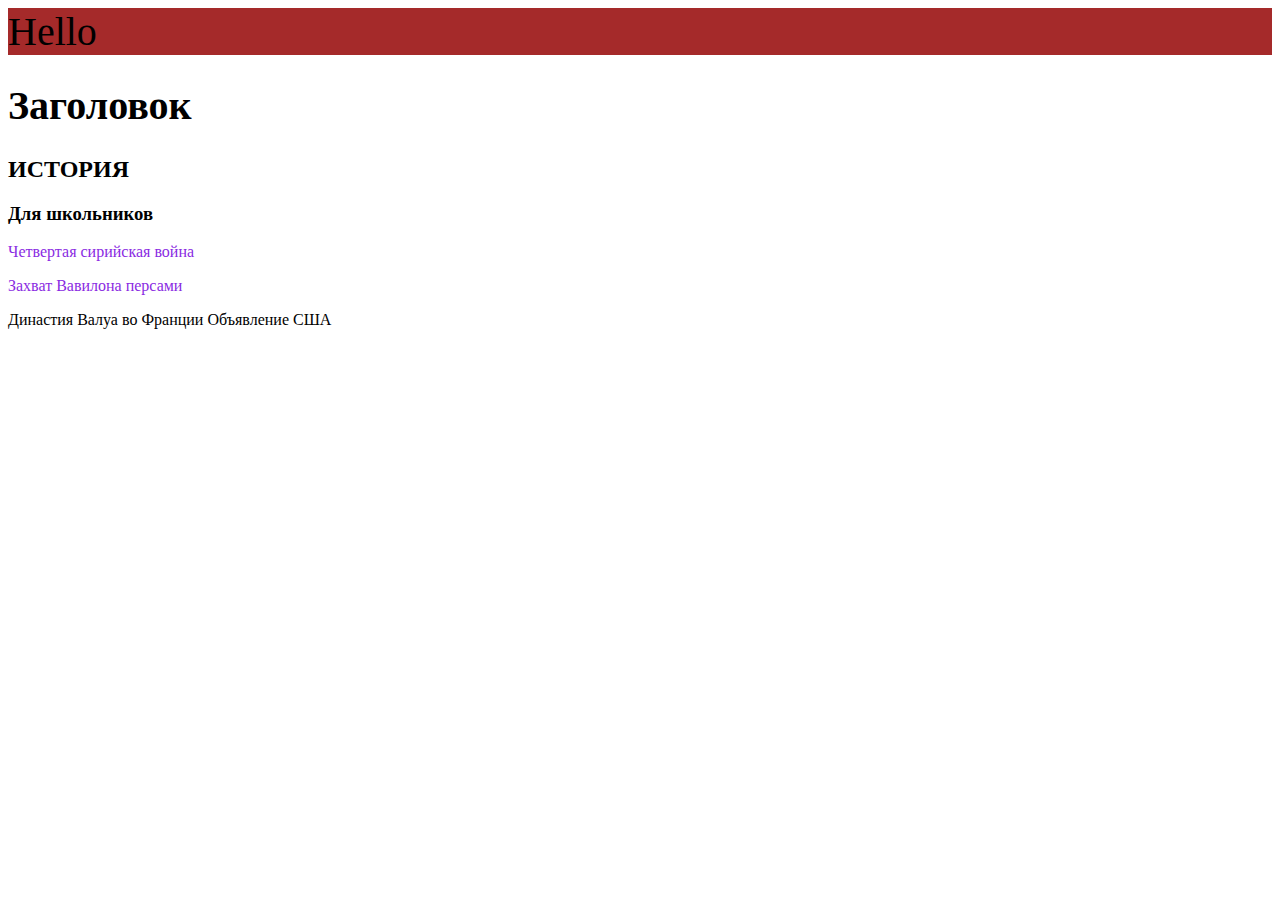
<file: js/index.html>
<!DOCTYPE html>
<html lang="en">
<head>
    <meta charset="UTF-8">
    <meta http-equiv="X-UA-Compatible" content="IE=edge">
    <meta name="viewport" content="width=device-width, initial-scale=1.0">
    <title>Document</title>
    <link rel="stylesheet" href="./main.css">
</head>
<body>
  <div id="first" class="block">Hello</div> 
 <h1 id="second" class="block">Заголовок</h1> 
 <h2>ИСТОРИЯ</h2>
 <h3>Для школьников</h3>
 <p>Четвертая сирийская война</p>
 <p>Захват Вавилона персами</p>
 <span>Династия Валуа во Франции</span>
 <span>Объявление США</span>
 <script src="./main.js"></script>
 <script src="./array.js"></script>
 <script src="./object.js"></script>
 <script src="./practice.js"></script>
 <script src="./calc.js"></script>
</body>
</html>
</file>
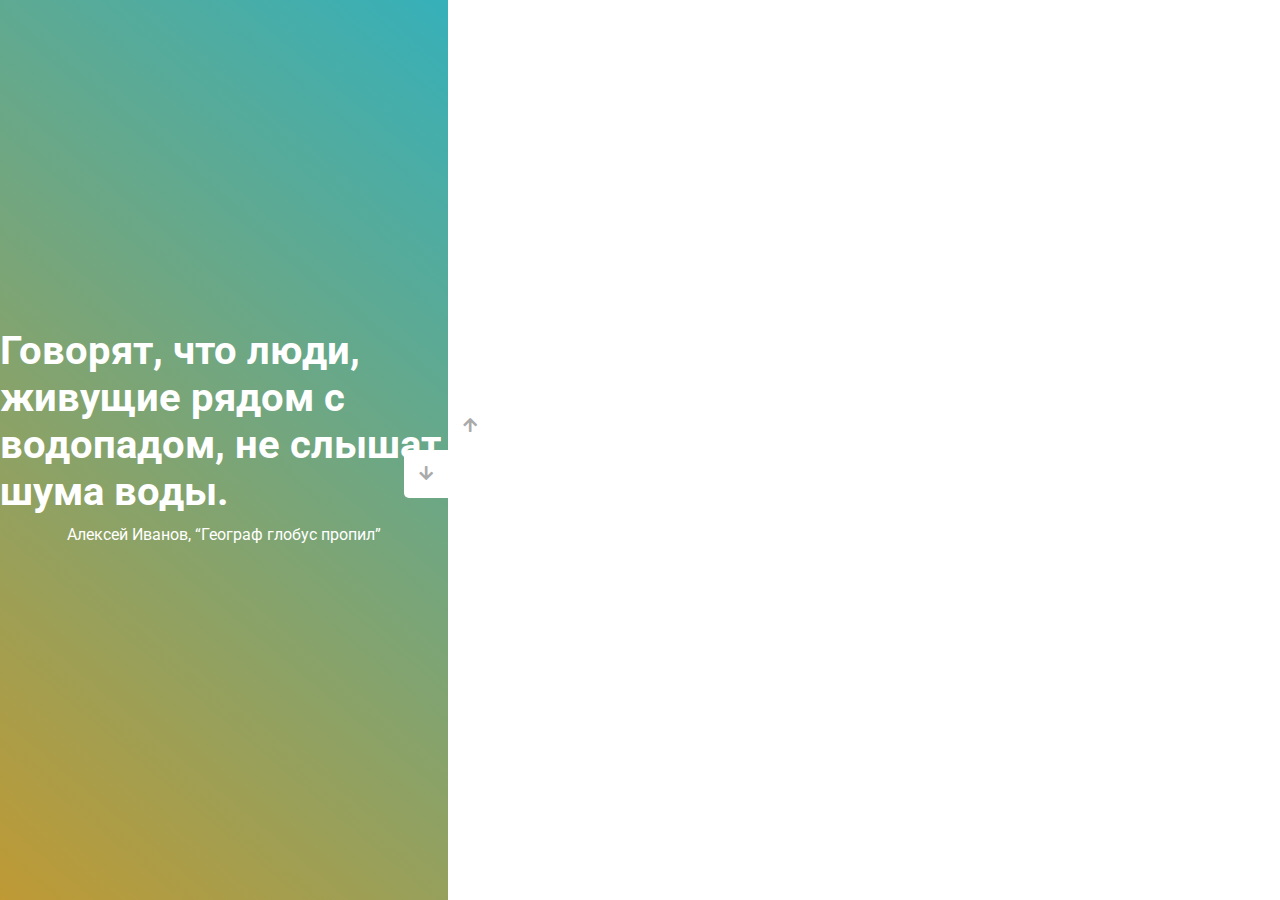
<file: maketnew/index.html>
<!DOCTYPE html>
<html lang="en">
  <head>
    <meta charset="UTF-8" />
    <meta name="viewport" content="width=device-width, initial-scale=1.0" />
    <link
      rel="stylesheet"
      href="https://cdnjs.cloudflare.com/ajax/libs/font-awesome/5.15.1/css/all.min.css"
    />
    <link rel="stylesheet" href="style.css" />
    <title>Слайдер | Проект 3</title>
  </head>
  <body>
    <div class="container">
      <div class="sidebar">
        <div style="background: linear-gradient(229.99deg, #323b3d -15%, #3d4327 50%);">
          <h1> Сначала — водопады, потом — серьга в хоботе, а потом подсядет на ягоды!</h1>
          <p>Любовь, смерть и роботы</p>
        </div>
        <div style="background: linear-gradient(215.32deg, #222725 1%, #344439 95%);">
          <h1>Капля правды обязана стать водопадом.</h1>
          <p>Любовь, смерть и роботы</p>
        </div>
        <div style="background: linear-gradient(221.87deg, #9C9AB8 1%, #ACB2D4 128%);">
          <h1>Без бурных рек не встретится и водопадов.</h1>
          <p>Любовь, смерть и роботы</p>
        </div>
        <div style="background: linear-gradient(220.16deg, #2bb2c4 -8%, #F39102 138%);">
          <h1>Говорят, что люди, живущие рядом с водопадом, не слышат шума воды.</h1>
          <p>Алексей Иванов, “Географ глобус пропил”</p>
        </div>
      </div>
      <div class="main-slide">
        <div
          style="
            background-image: url('https://images.unsplash.com/photo-1606516397986-1eeb79e8c052?ixlib=rb-1.2.1&ixid=MnwxMjA3fDB8MHxwaG90by1wYWdlfHx8fGVufDB8fHx8&auto=format&fit=crop&w=1464&q=80');
          "
        ></div>
        <div
          style="
            background-image: url('https://images.unsplash.com/photo-1506261423908-ea2559c1f24c?ixlib=rb-1.2.1&ixid=MnwxMjA3fDB8MHxwaG90by1wYWdlfHx8fGVufDB8fHx8&auto=format&fit=crop&w=1484&q=80');
          "
        ></div>
        <div
          style="
            background-image: url('https://images.unsplash.com/photo-1577388148647-0e55a1445f4b?ixlib=rb-1.2.1&ixid=MnwxMjA3fDB8MHxwaG90by1wYWdlfHx8fGVufDB8fHx8&auto=format&fit=crop&w=1470&q=80');
          "
        ></div>
        <div
          style="
            background-image: url('https://images.unsplash.com/photo-1508131482539-2b57b21ca1ec?ixlib=rb-1.2.1&ixid=MnwxMjA3fDB8MHxwaG90by1wYWdlfHx8fGVufDB8fHx8&auto=format&fit=crop&w=1074&q=80');
          "
        ></div>
      </div>
      <div class="controls">
        <button class="down-button">
          <i class="fas fa-arrow-down"></i>
        </button>
        <button class="up-button">
          <i class="fas fa-arrow-up"></i>
        </button>
      </div>
    </div>
  <script src="app.js"></script>
  </body>
</html>
</file>
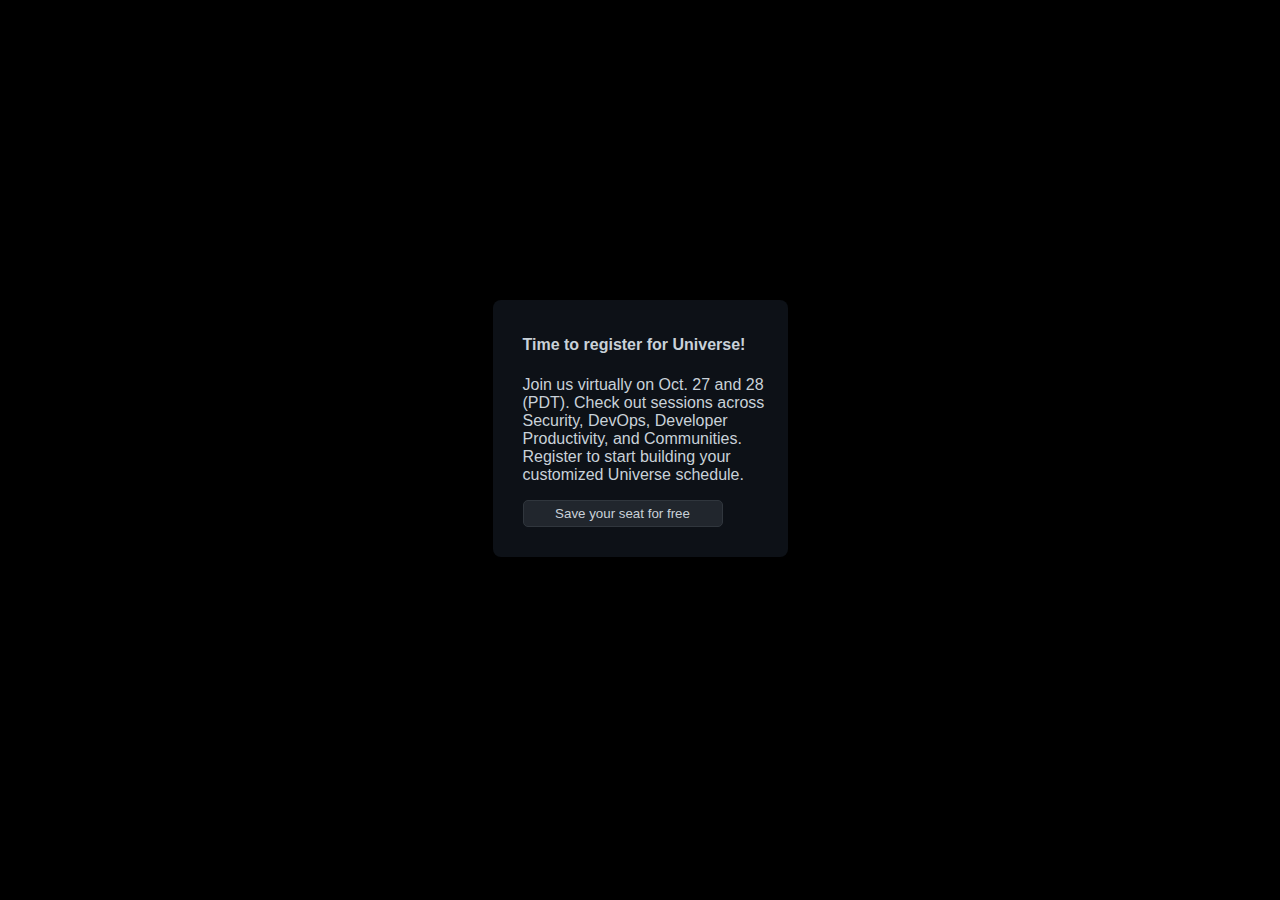
<file: js/practice.html>
<!DOCTYPE html>
<html lang="en">
<head>
    <meta charset="UTF-8">
    <meta http-equiv="X-UA-Compatible" content="IE=edge">
    <meta name="viewport" content="width=device-width, initial-scale=1.0">
    <title>practice</title>
    <link rel="stylesheet" href="./practice.css">
</head>
<body>
  <div class="container">
      <h4 class="Title">Time to register for Universe!</h4>
      <p class="text">Join us virtually <span>on Oct. 27 and 28 (PDT)</span>. Check out sessions across Security, DevOps, Developer Productivity, and Communities. Register to start building your customized Universe schedule.</p>
      <button>Save your seat for free</button>
  </div>  
  <script src="./practice.js"></script>
</body>
</html>
</file>
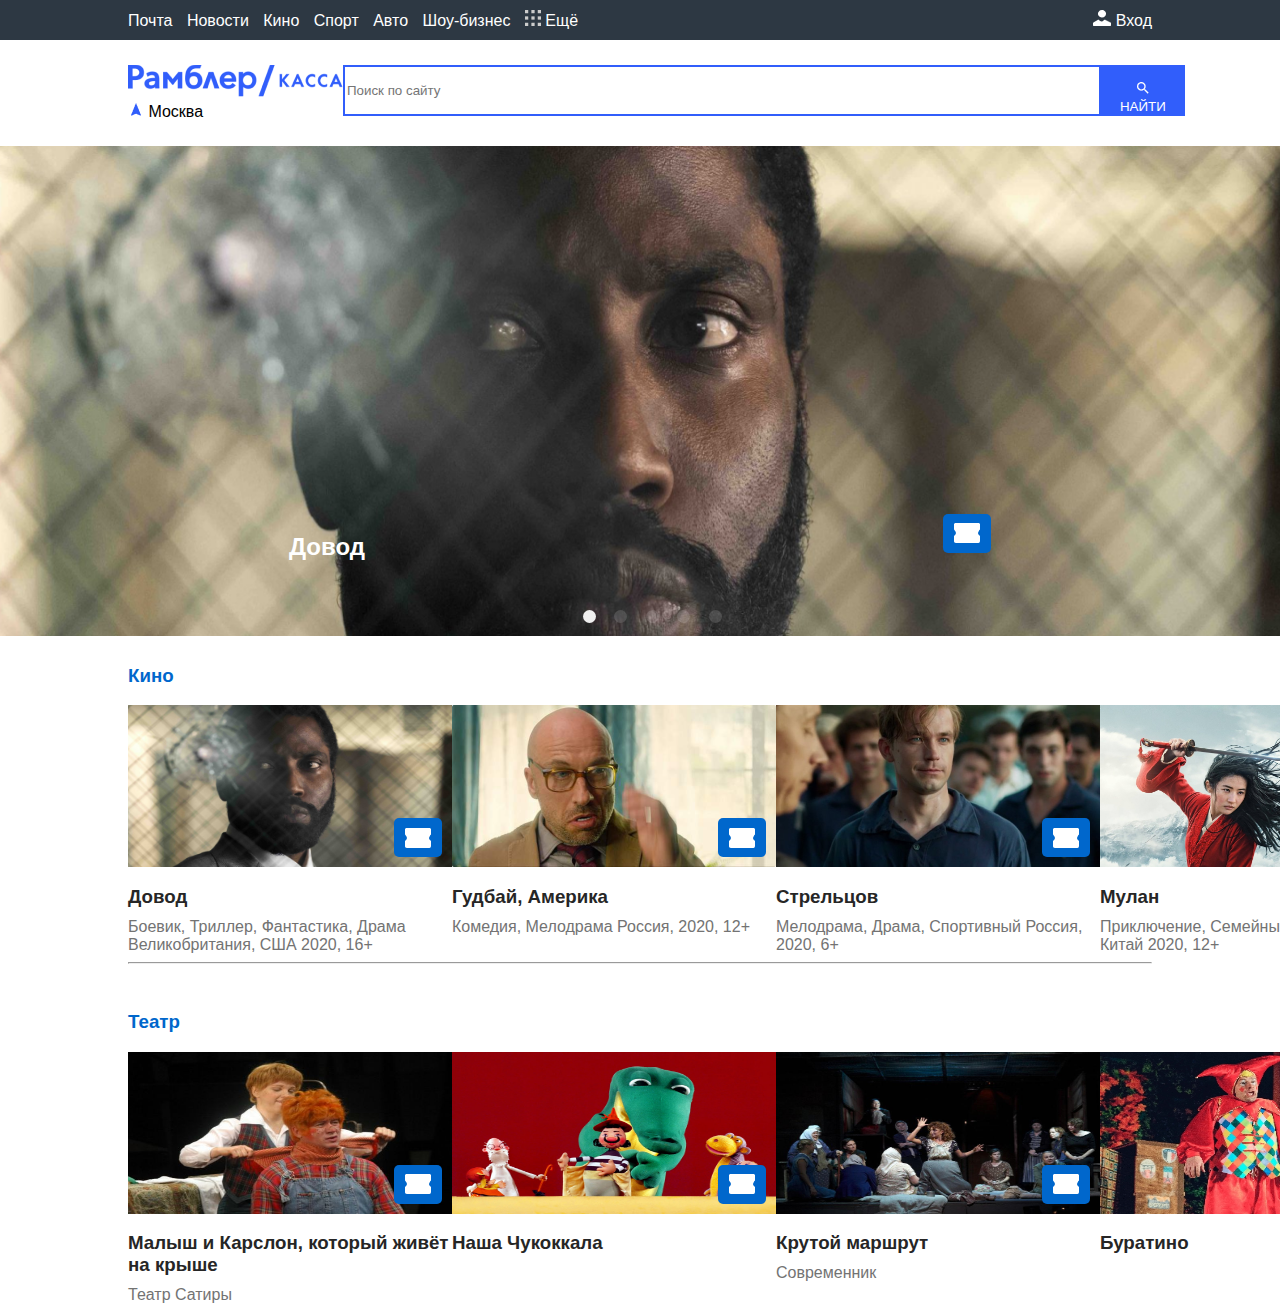
<file: js/newproject/first.html>
<!DOCTYPE html>
<html lang="ru">
<head>
    <meta charset="UTF-8">
    <meta http-equiv="X-UA-Compatible" content="IE=edge">
    <meta name="viewport" content="width=device-width, initial-scale=1.0">
    <title>Rambler Kassa</title>
    <link rel="stylesheet" href="./first.css">
</head>
<body>
    <header>
    <div class="header__links">
    <a href="https://developer.mozilla.org/ru">Почта</a>
    <a href="https://developer.mozilla.org/ru">Новости</a>
    <a href="https://developer.mozilla.org/ru">Кино</a>
    <a href="https://developer.mozilla.org/ru">Спорт</a>
    <a href="https://developer.mozilla.org/ru">Авто</a>
    <a href="https://developer.mozilla.org/ru">Шоу-бизнес</a>
    <a href="https://developer.mozilla.org/ru">
    <img src="./img/more.png"/>
    <span>Ещё</span>
    </a>

        </div>
        <div class="header__profile">
            <a href="https://google.com/">
                <img src="./img/profile.png"/>
                <span>Вход</span>
            </a>
        </div>
    </header>  
    <div class="search">
    <div class="search__logo">
    <img src="./img/rambler.png"/>
    <div class="search__geo">
    <img src="./img/navigation.png">
    <span>Москва</span>
    </div>
    </div>
    <div class="search__bar">
    <input type="text" placeholder="Поиск по сайту">
    <button>
    <img src="./img/search.png">
    <span>НАЙТИ</span>
            </button>
        </div>
    </div>
    <div class="slider">
        <div class="slider__buttons">
            <button class="select select--active" id="select__1"></button>
            <button class="select" id="select__2"></button>
            <button class="select" id="select__3"></button>
            <button class="select" id="select__4"></button>
            <button class="select" id="select__5"></button>
        </div>
        <div class="slider__slide">
            <img src="./img/slider.png" alt="" class="slide__image">
            <div class="slide__content">
                <h2 class="slide__title">Довод</h2>
                <div class="cards__ticket">
                    <img src="./img/ticket.png"/>
                </div>
            </div>
            <div style="width: 100%; height: 75%;"></div>
        </div>
    </div>
    <div class="cards">
        <h3>Кино</h3>
        <div class="cards__list">
            <div class="cards__item">
                <div class="cards__image">
                    <img src="./img/Tenet.png" alt="" class="cards__allimage">
                    <div class="cards__ticket">
                        <img src="./img/ticket.png"/>
                    </div>
                </div>
                <div class="cards__discription">
                    <h3>Довод</h3>
                    <p>Боевик, Триллер, Фантастика, Драма Великобритания, США 2020, 16+ </p>
                </div>
            </div>
            
            <div class="cards__item">
                <div class="cards__image">
                    <img src="./img/america.png" alt="" class="cards__allimage">
                    <div class="cards__ticket">
                        <img src="./img/ticket.png"/>
                    </div>
                </div>
                <div class="cards__discription">
                    <h3>Гудбай, Америка</h3>
                    <p>Комедия, Мелодрама Россия, 2020, 12+ </p>
                </div>
            </div>
            <div class="cards__item">
                <div class="cards__image">
                    <img src="./img/streltsov.png" alt="" class="cards__allimage">
                    <div class="cards__ticket">
                        <img src="./img/ticket.png"/>
                    </div>
                </div>
                <div class="cards__discription">
                    <h3>Стрельцов</h3>
                    <p>Мелодрама, Драма, Спортивный Россия, 2020, 6+ </p>
                </div>
            </div>
            <div class="cards__item">
                <div class="cards__image">
                    <img src="./img/мулан.jpg" alt="" class="cards__allimage">
                    <div class="cards__ticket">
                        <img src="./img/ticket.png"/>
                    </div>
                </div>
                <div class="cards__discription">
                    <h3>Мулан</h3>
                    <p>Приключение, Семейный, Драма США, Китай 2020, 12+</p>
                </div>
            </div>
        </div>

        <hr>

    </div>
    <div class="cards">
        <h3>Театр</h3>
        <div class="cards__list">
            <div class="cards__item">
                <div class="cards__image">
                    <img src="./img/malysh_i_karlson_kotoryj_zhivet_na_kryshe.jpg" alt="" class="cards__allimage">
                    <div class="cards__ticket">
                        <img src="./img/ticket.png"/>
                    </div>
                </div>
                <div class="cards__discription">
                    <h3>Малыш и Карслон, который живёт на крыше</h3>
                    <p>Театр Сатиры</p>
                </div>
            </div>
            <div class="cards__item">
                <div class="cards__image">
                    <img src="./img/чуккола.jpg" alt="" class="cards__allimage">
                    <div class="cards__ticket">
                        <img src="./img/ticket.png"/>
                    </div>
                </div>
                <div class="cards__discription">
                    <h3>Наша Чукоккала</h3>
                </div>
            </div>
            <div class="cards__item">
                <div class="cards__image">
                    <img src="./img/crutoymarshrut.jfif" alt="" class="cards__allimage">
                    <div class="cards__ticket">
                        <img src="./img/ticket.png"/>
                    </div>
                </div>
                <div class="cards__discription">
                    <h3>Крутой маршрут</h3>
                    <p>Современник</p>
                </div>
            </div>
            <div class="cards__item">
                <div class="cards__image">
                    <img src="./img/буратино.jpg" alt="" class="cards__allimage">
                    <div class="cards__ticket">
                        <img src="./img/ticket.png"/>
                    </div>
                </div>
                <div class="cards__discription">
                    <h3>Буратино</h3>  
                </div>
                
            </div>
           
        </div>
    </div>
    <script src="./first.js"></script>
</body>
</html>
</file>
<file: js/main.css>
p{
    color: blueviolet;
}
#first{
  background-color: brown;  
}
.block {
    font-size: 40px;
}
</file>
<file: maketnew/style.css>
@import url('https://fonts.googleapis.com/css?family=Roboto&display=swap');

* {
  box-sizing: border-box;
  margin: 0;
  padding: 0;
}

body {
  font-family: 'Roboto', sans-serif;
  height: 100vh;
}

.container {
  position: relative;
  overflow: hidden;
  width: 100vw;
  height: 100vh;
}

.sidebar {
  height: 100%;
  width: 35%;
  position: absolute;
  top: 0;
  left: 0;
  transition: transform 0.5s ease-in-out;
}

.sidebar > div {
  height: 100%;
  width: 100%;
  display: flex;
  flex-direction: column;
  align-items: center;
  justify-content: center;
  color: #fff;
}

.sidebar h1 {
  font-size: 40px;
  margin-bottom: 10px;
  margin-top: -30px;
}

.main-slide {
  height: 100%;
  position: absolute;
  top: 0;
  left: 35%;
  width: 65%;
  transition: transform 0.5s ease-in-out;
}

.main-slide > div {
  background-repeat: no-repeat;
  background-size: cover;
  background-position: center center;
  height: 100%;
  width: 100%;
}

button {
  background-color: #fff;
  border: none;
  color: #aaa;
  cursor: pointer;
  font-size: 16px;
  padding: 15px;
}

button:hover {
  color: #222;
}

button:focus {
  outline: none;
}

.container .controls button {
  position: absolute;
  left: 35%;
  top: 50%;
  z-index: 100;
}

.container .controls .down-button {
  transform: translateX(-100%);
  border-top-left-radius: 5px;
  border-bottom-left-radius: 5px;
}

.container .controls .up-button {
  transform: translateY(-100%);
  border-top-right-radius: 5px;
  border-bottom-right-radius: 5px;
}
</file>
<file: js/practice.css>
.container{
    background: #0D1117;
    width: 250px;
    border-radius: 8px;
    color: #c9d1d9;
    padding-top: 15px;
    padding-bottom: 30px;
    padding-left: 30px;
    padding-right:15px;
    font-family: sans-serif;
    display: block;
    margin: 300px auto;

    
    
    
}
button{
   color:  #c9d1d9;
   background: #21262d;
   border: 1px solid #30363d;
   border-radius: 5px;
   padding: 5px 10px;
   transition:all 0.2s ease;
   width: 200px;
}
button:hover{
    background: red;
    color: springgreen;
    width: 300px;
}
button:active{
    background: teal;
    color: violet;
}
body{
    background: black;
}
</file>
<file: js/newproject/first.css>
body {
    font-family: sans-serif;
    margin: 0;
    padding: 0;
}
header{
  display: flex;  
  justify-content: space-between;
  background: #2D3843;
  padding: 10px 10%;
  margin-left: -10px;

}
header a{
color: white;
text-decoration: none;
margin-left: 10px;
}
.search{
    display:flex;
    padding: 25px 10%;
    justify-content: space-between;
}
.search__bar{
   display:flex; 
}
.search__bar button{
    background: #315EFB;
    color:white;
    padding: 15px 10px;
    border:none;
    height: 51px;
}
.search__bar input{
    height: 45px;
    width: 60vw;
    border: 2px;
    border-color: #315EFB;
    border-style: solid;
}
.cards h3{
    color: #0067CC;
}
.cards__item {
width: 324px;

}
.cards__discription h3{
    color: #262626;
    margin-bottom: 10px;
   
}
.cards__discription p{
    color:#737373;
    margin: 0px;
}
.cards__ticket{
    width: 48px;
    height: 39px;
    background: #0067CC;
    border-radius: 5px;
    display: flex;
    align-items: center;
    justify-content: center;
    
}
.cards__image .cards__ticket {
    position: absolute;
    bottom: 10px;
    right: 10px;
}
.cards__image{
    position: relative;
}
.cards__list{
    display: flex;
    justify-content: space-between;
    
}
.cards {
    padding: 10px 10%;
}
.cards__allimage{
    display: block;
    width: 324px;
    height: 162px;
}
.slider {
width: 100vw;
height: 490px;
position: relative;

}
.slide__image {
    display: block;
    position: absolute;
    height: 490px;
    width: 100%;
    z-index: -1;
   
}
.slider__slide {
    position: relative;
    display: flex;
    flex-direction: column-reverse;
    justify-content: flex-end;
    align-items:flex-end;
    height: 490px;

}
.slide__content{
    width: 100%;
    display: flex;
    justify-content: space-around;
}
.slide__title {
   color: white;
}
.select {
    width: 13px;
    height: 13px;
    border: none;
    border-radius: 50%;
    z-index: 2;
    cursor:pointer;
    margin-left: 7px;
    margin-right: 7px;
    opacity: 0.16;
}
.select--active {
    opacity: 1;
}
.slider__buttons {
    position: absolute;
    left: 45%;
    bottom: 10px;
    z-index: 2;

}
</file>
